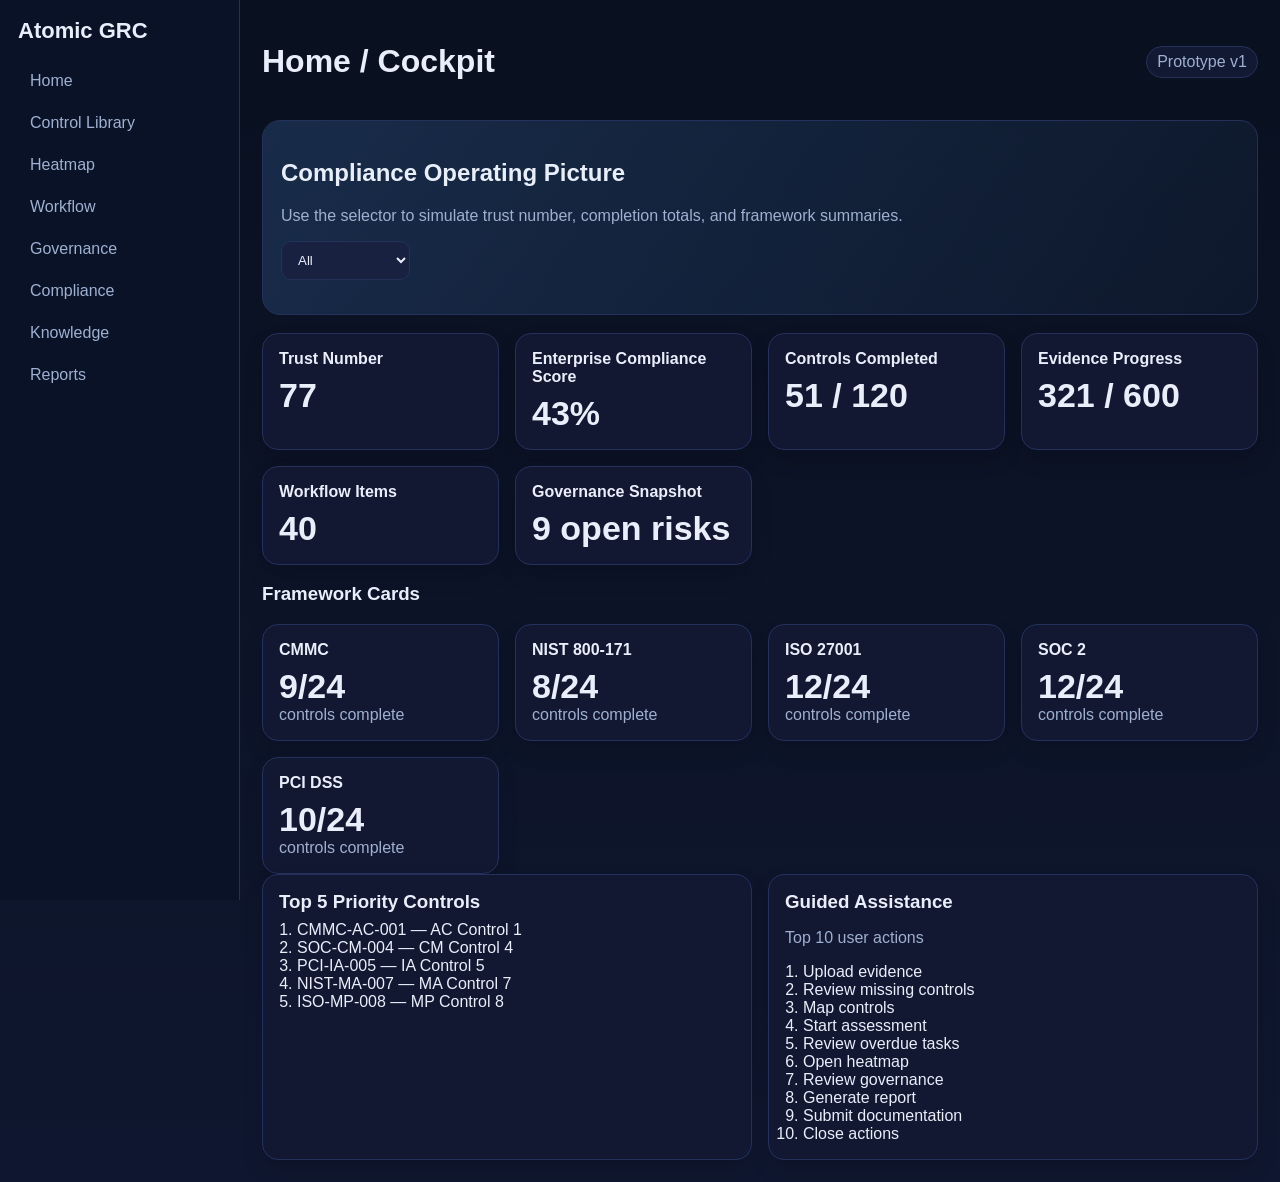
<file: public/index.html>
<!doctype html><html><head><title>Atomic GRC Home</title><meta charset="UTF-8"><meta name="viewport" content="width=device-width, initial-scale=1.0"><link rel="stylesheet" href="css/styles.css"><script src="js/app.js"></script><script src="js/dashboard.js"></script></head><body><div class="layout"><div class="sidebar"><div class="brand">Atomic GRC</div><div class="nav">
<a href="index.html">Home</a>
<a href="controls.html">Control Library</a>
<a href="heatmap.html">Heatmap</a>
<a href="workflow.html">Workflow</a>
<a href="governance.html">Governance</a>
<a href="compliance.html">Compliance</a>
<a href="knowledge.html">Knowledge</a>
<a href="reports.html">Reports</a>
</div></div><main class="main"><div class="topbar"><h1>Home / Cockpit</h1><span class="badge">Prototype v1</span></div><div class="hero"><h2>Compliance Operating Picture</h2><p class="muted">Use the selector to simulate trust number, completion totals, and framework summaries.</p><div class="toolbar"><select id="frameworkSelect"></select></div></div><div class="grid"><div class="card"><h4>Trust Number</h4><div class="metric" id="trustNumber">0</div></div><div class="card"><h4>Enterprise Compliance Score</h4><div class="metric" id="score">0%</div></div><div class="card"><h4>Controls Completed</h4><div class="metric" id="controlCount">0/0</div></div><div class="card"><h4>Evidence Progress</h4><div class="metric" id="evidenceCount">0/0</div></div><div class="card"><h4>Workflow Items</h4><div class="metric" id="workflowCount">0</div></div><div class="card"><h4>Governance Snapshot</h4><div class="metric" id="governanceMetric">0</div></div></div><h3>Framework Cards</h3><div class="grid" id="frameworkCards"></div><div class="row"><div class="card"><h3>Top 5 Priority Controls</h3><ol id="topFive" class="list"></ol></div><div class="card"><h3>Guided Assistance</h3><p class="muted">Top 10 user actions</p><ol class="list"><li>Upload evidence</li><li>Review missing controls</li><li>Map controls</li><li>Start assessment</li><li>Review overdue tasks</li><li>Open heatmap</li><li>Review governance</li><li>Generate report</li><li>Submit documentation</li><li>Close actions</li></ol></div></div></main></div></body></html>
</file>
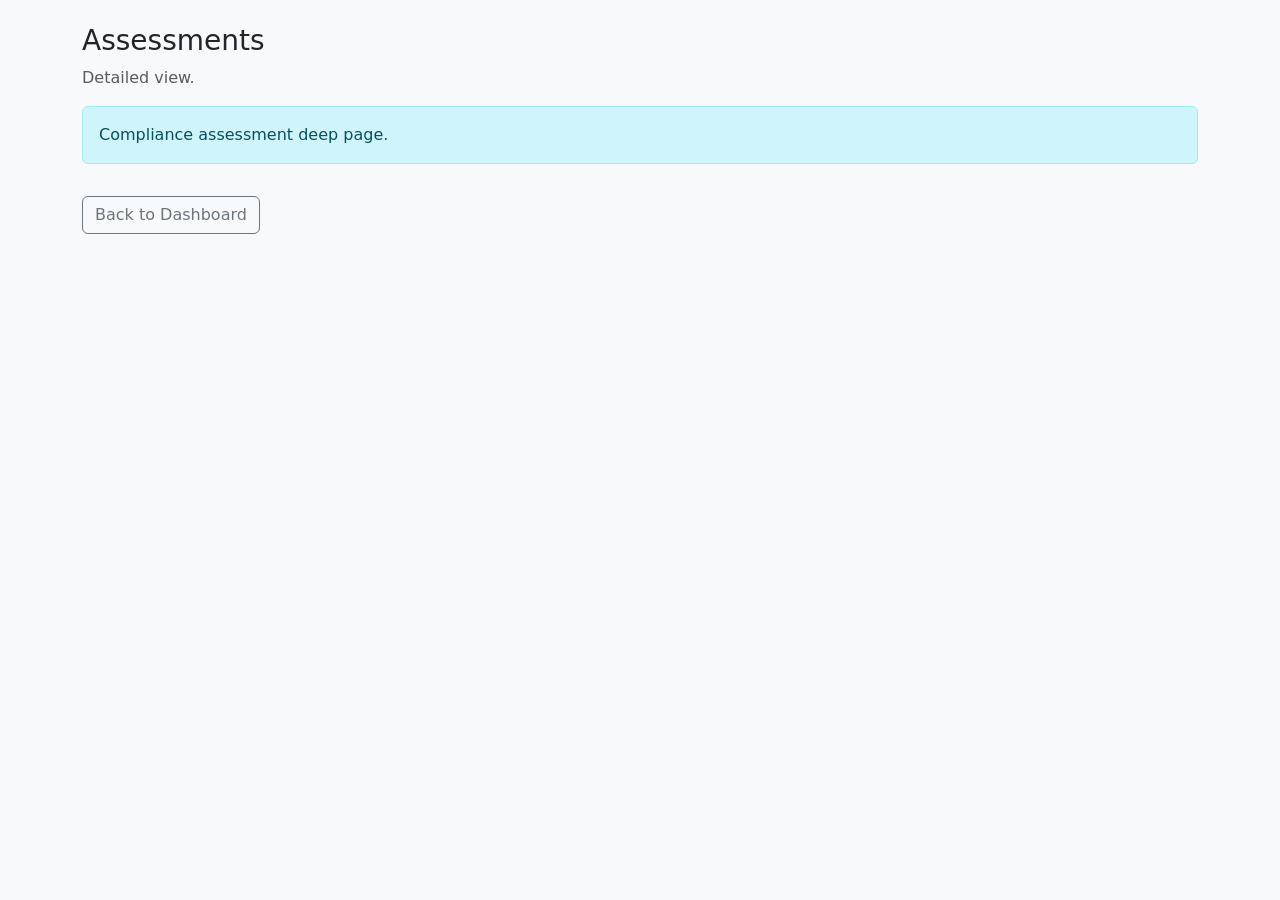
<file: assessments.html>
<!doctype html>
<html lang="en">
<head>
<meta charset="utf-8">
<meta name="viewport" content="width=device-width, initial-scale=1">
<title>Assessments</title>
<link href="https://cdn.jsdelivr.net/npm/bootstrap@5.3.3/dist/css/bootstrap.min.css" rel="stylesheet">
<link rel="stylesheet" href="assets/css/app.css">
</head>
<body class="bg-light">
<div class="container mt-4">
<h3>Assessments</h3>
<p class="text-muted">Detailed view.</p>
<div class='alert alert-info'>Compliance assessment deep page.</div>
<a href="index.html" class="btn btn-outline-secondary mt-3">Back to Dashboard</a>
</div>
</body>
</html>
</file>
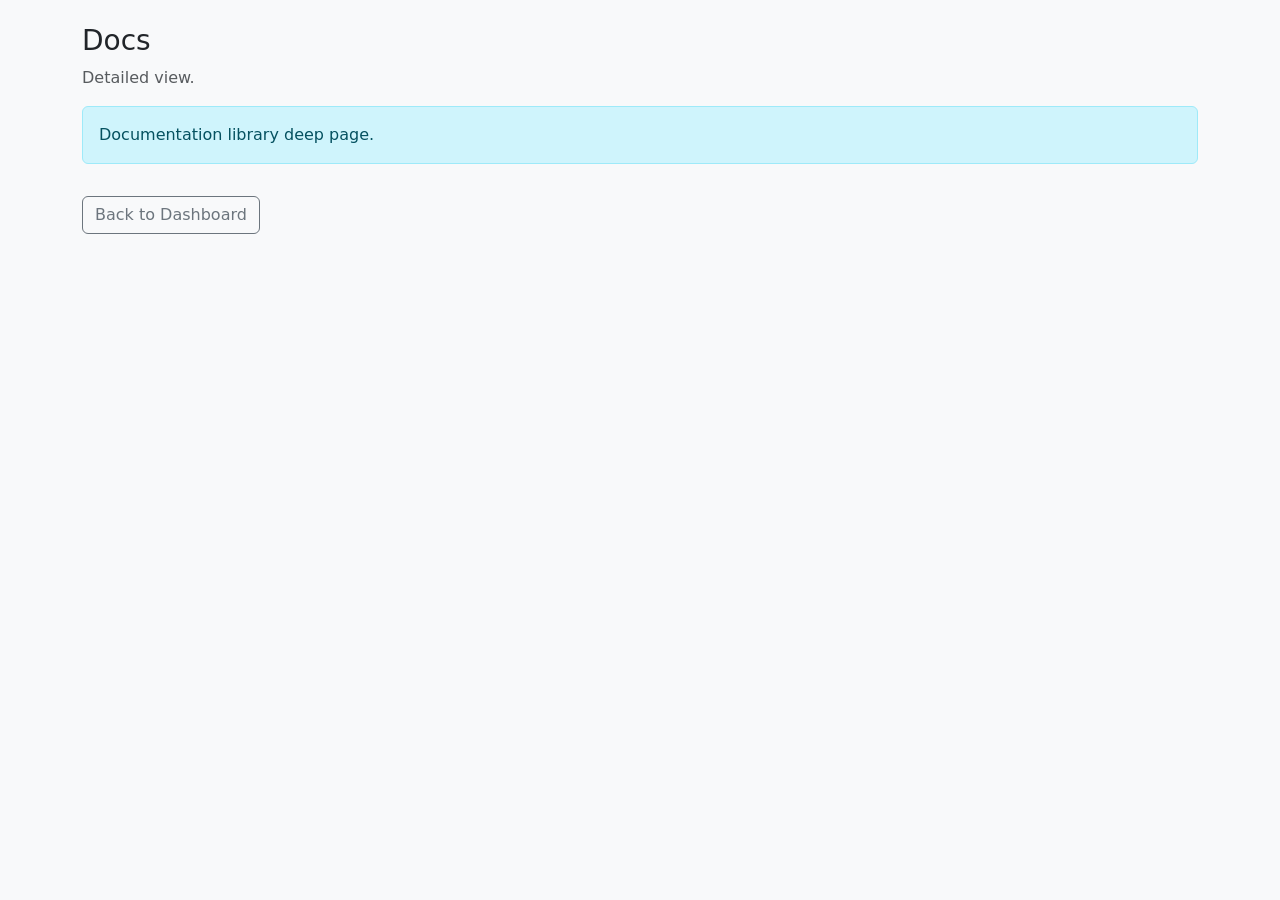
<file: docs.html>
<!doctype html>
<html lang="en">
<head>
<meta charset="utf-8">
<meta name="viewport" content="width=device-width, initial-scale=1">
<title>Docs</title>
<link href="https://cdn.jsdelivr.net/npm/bootstrap@5.3.3/dist/css/bootstrap.min.css" rel="stylesheet">
<link rel="stylesheet" href="assets/css/app.css">
</head>
<body class="bg-light">
<div class="container mt-4">
<h3>Docs</h3>
<p class="text-muted">Detailed view.</p>
<div class='alert alert-info'>Documentation library deep page.</div>
<a href="index.html" class="btn btn-outline-secondary mt-3">Back to Dashboard</a>
</div>
</body>
</html>
</file>
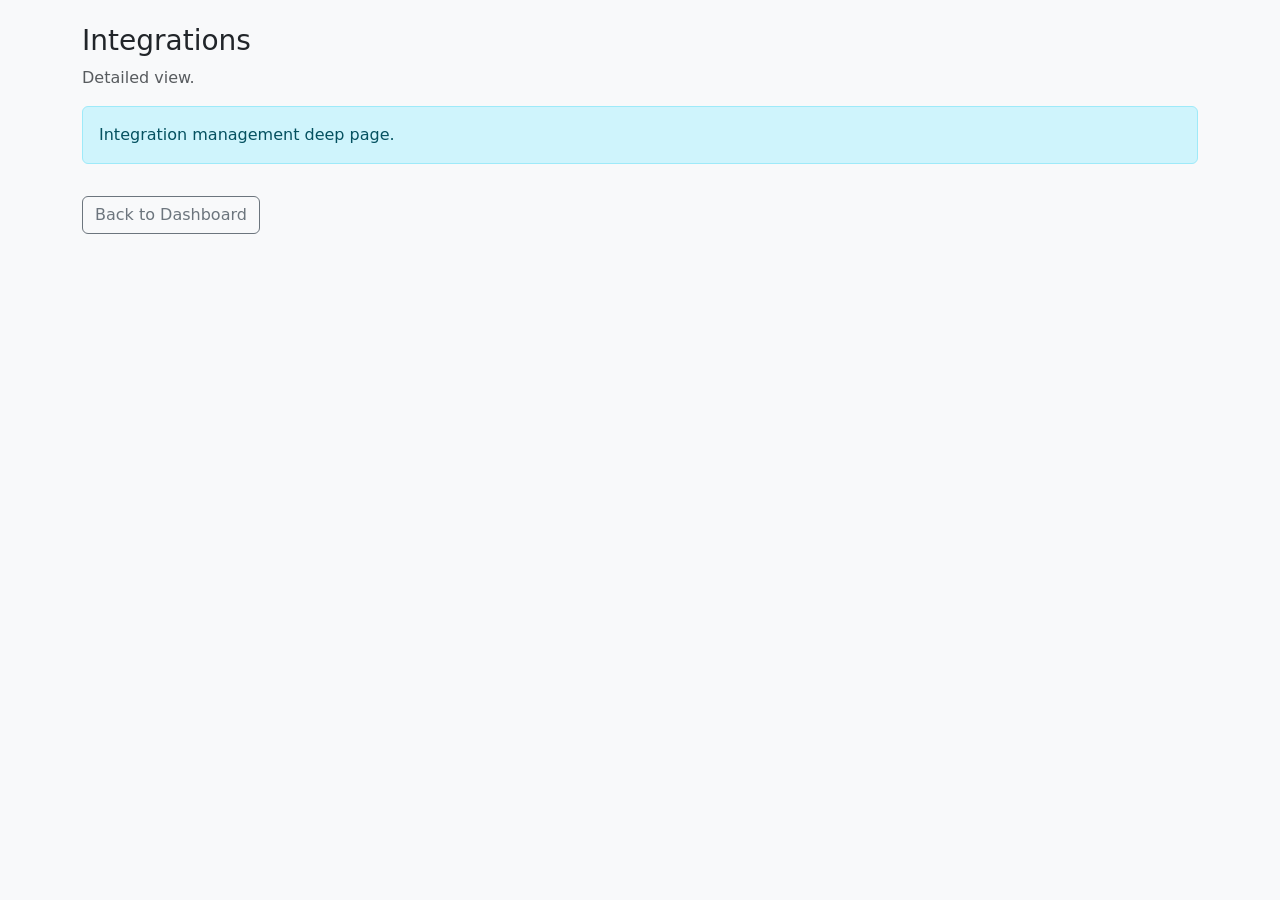
<file: integrations.html>
<!doctype html>
<html lang="en">
<head>
<meta charset="utf-8">
<meta name="viewport" content="width=device-width, initial-scale=1">
<title>Integrations</title>
<link href="https://cdn.jsdelivr.net/npm/bootstrap@5.3.3/dist/css/bootstrap.min.css" rel="stylesheet">
<link rel="stylesheet" href="assets/css/app.css">
</head>
<body class="bg-light">
<div class="container mt-4">
<h3>Integrations</h3>
<p class="text-muted">Detailed view.</p>
<div class='alert alert-info'>Integration management deep page.</div>
<a href="index.html" class="btn btn-outline-secondary mt-3">Back to Dashboard</a>
</div>
</body>
</html>
</file>
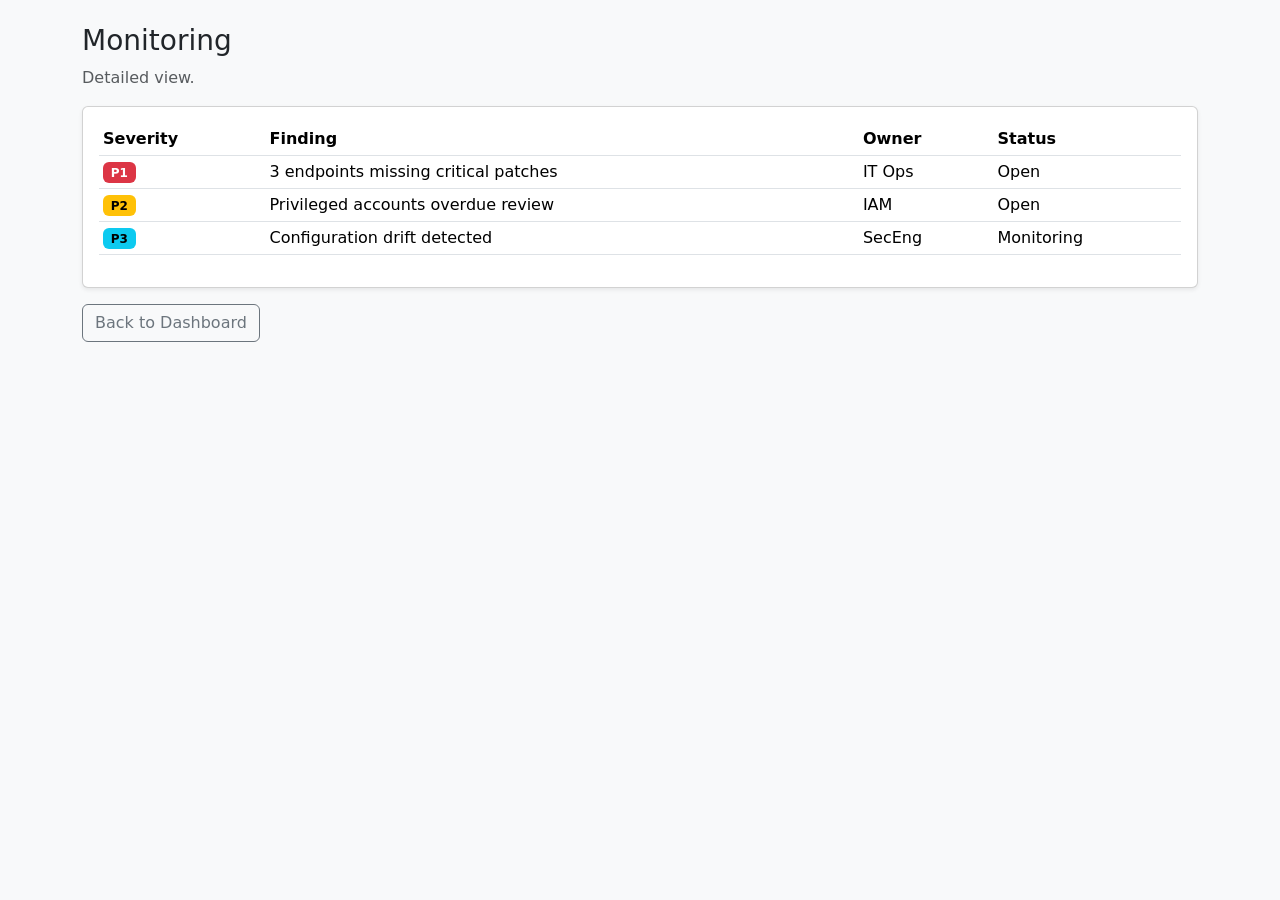
<file: monitoring.html>
<!doctype html>
<html lang="en">
<head>
<meta charset="utf-8">
<meta name="viewport" content="width=device-width, initial-scale=1">
<title>Monitoring</title>
<link href="https://cdn.jsdelivr.net/npm/bootstrap@5.3.3/dist/css/bootstrap.min.css" rel="stylesheet">
<link rel="stylesheet" href="assets/css/app.css">
</head>
<body class="bg-light">
<div class="container mt-4">
<h3>Monitoring</h3>
<p class="text-muted">Detailed view.</p>

<div class="card shadow-sm"><div class="card-body">
<table class="table table-sm">
<thead><tr><th>Severity</th><th>Finding</th><th>Owner</th><th>Status</th></tr></thead>
<tbody>
<tr><td><span class="badge text-bg-danger">P1</span></td><td>3 endpoints missing critical patches</td><td>IT Ops</td><td>Open</td></tr>
<tr><td><span class="badge text-bg-warning">P2</span></td><td>Privileged accounts overdue review</td><td>IAM</td><td>Open</td></tr>
<tr><td><span class="badge text-bg-info">P3</span></td><td>Configuration drift detected</td><td>SecEng</td><td>Monitoring</td></tr>
</tbody>
</table>
</div></div>

<a href="index.html" class="btn btn-outline-secondary mt-3">Back to Dashboard</a>
</div>
</body>
</html>
</file>
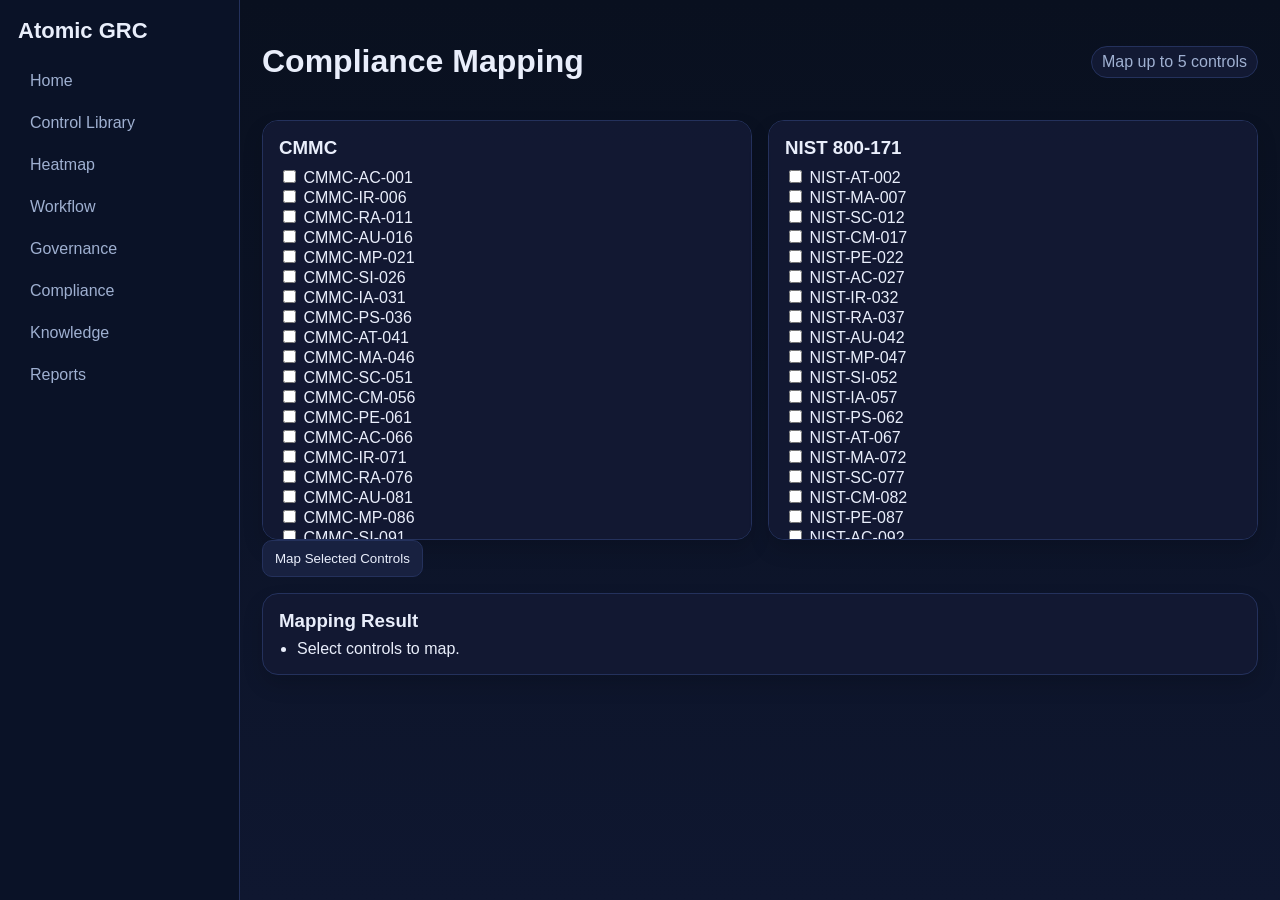
<file: public/compliance.html>
<!doctype html><html><head><title>Compliance Mapping</title><meta charset="UTF-8"><meta name="viewport" content="width=device-width, initial-scale=1.0"><link rel="stylesheet" href="css/styles.css"><script src="js/app.js"></script><script src="js/compliance.js"></script></head><body><div class="layout"><div class="sidebar"><div class="brand">Atomic GRC</div><div class="nav">
<a href="index.html">Home</a>
<a href="controls.html">Control Library</a>
<a href="heatmap.html">Heatmap</a>
<a href="workflow.html">Workflow</a>
<a href="governance.html">Governance</a>
<a href="compliance.html">Compliance</a>
<a href="knowledge.html">Knowledge</a>
<a href="reports.html">Reports</a>
</div></div><main class="main"><div class="topbar"><h1>Compliance Mapping</h1><span class="badge">Map up to 5 controls</span></div><div class="split"><div class="card mapping-list"><h3>CMMC</h3><div id="leftList"></div></div><div class="card mapping-list"><h3>NIST 800-171</h3><div id="rightList"></div></div></div><div class="toolbar"><button id="mapBtn">Map Selected Controls</button></div><div class="card"><h3>Mapping Result</h3><ul id="mapResult" class="list"><li>Select controls to map.</li></ul></div></main></div></body></html>
</file>
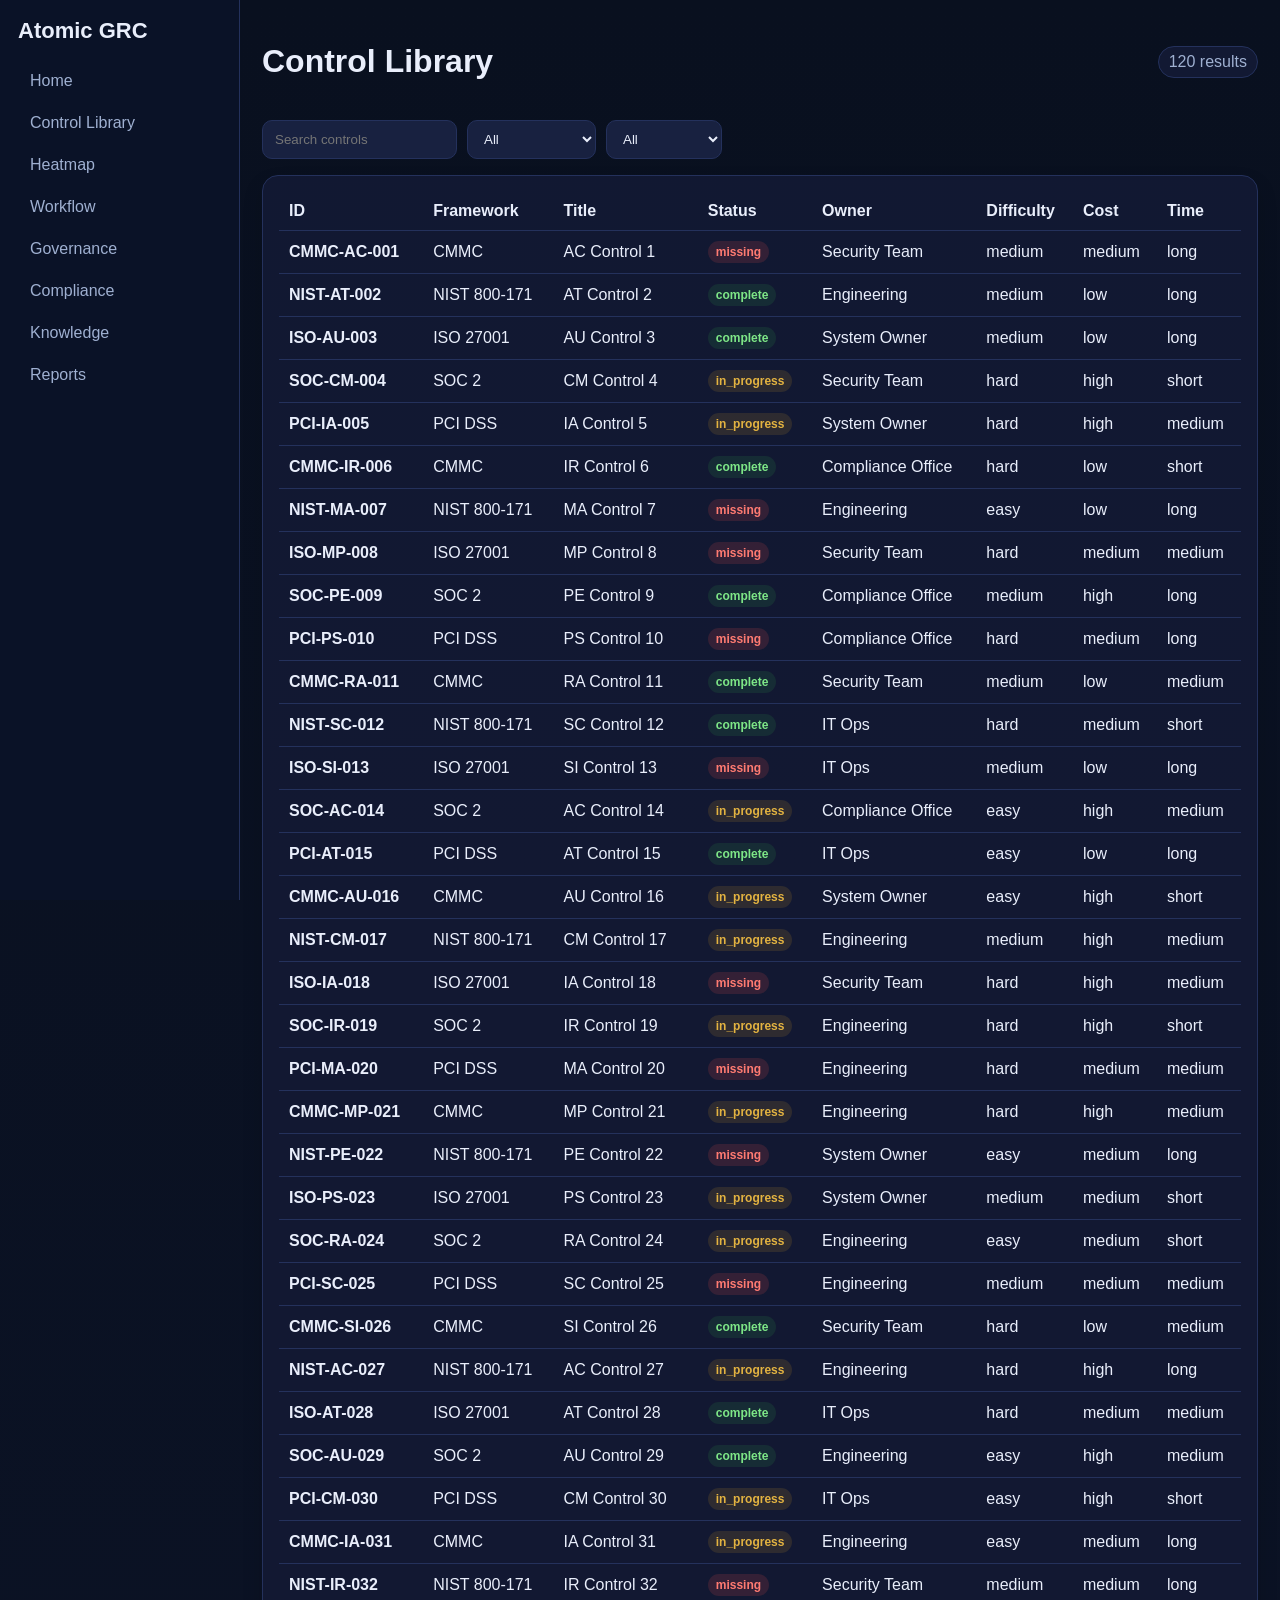
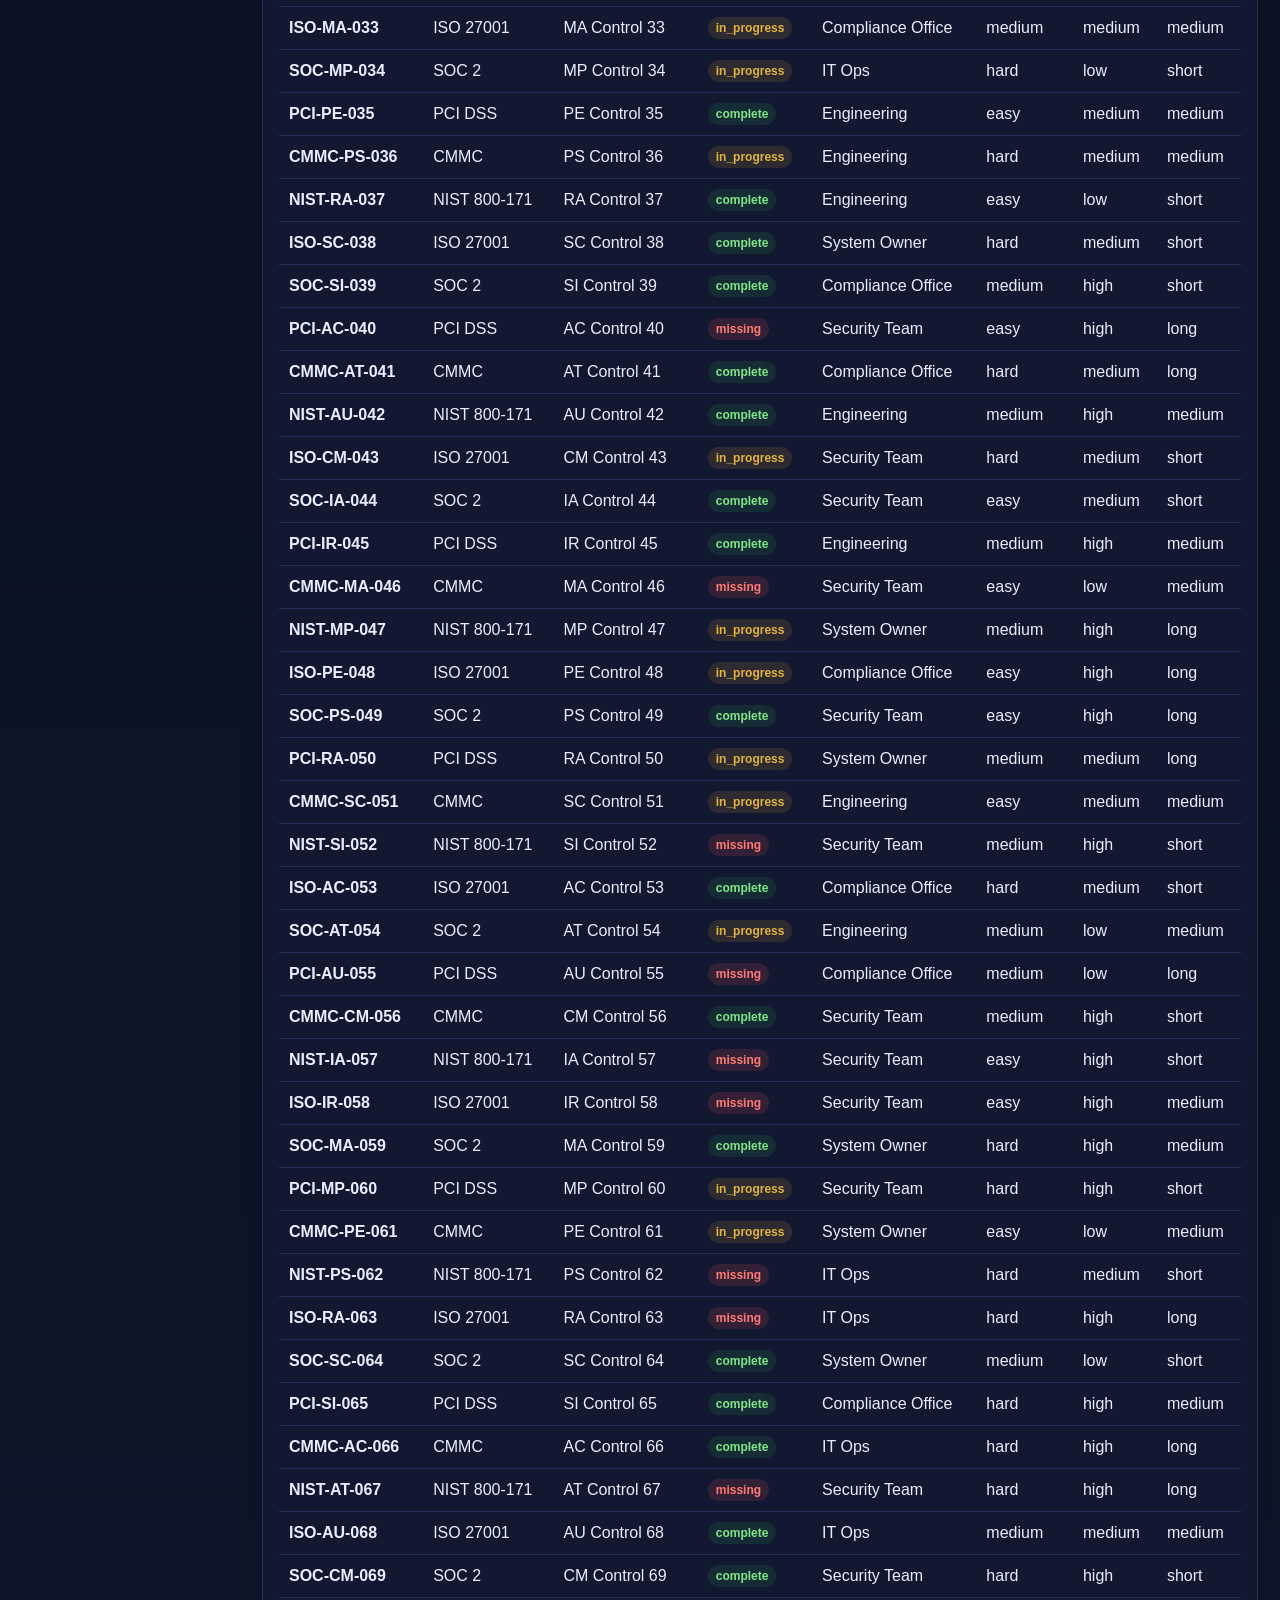
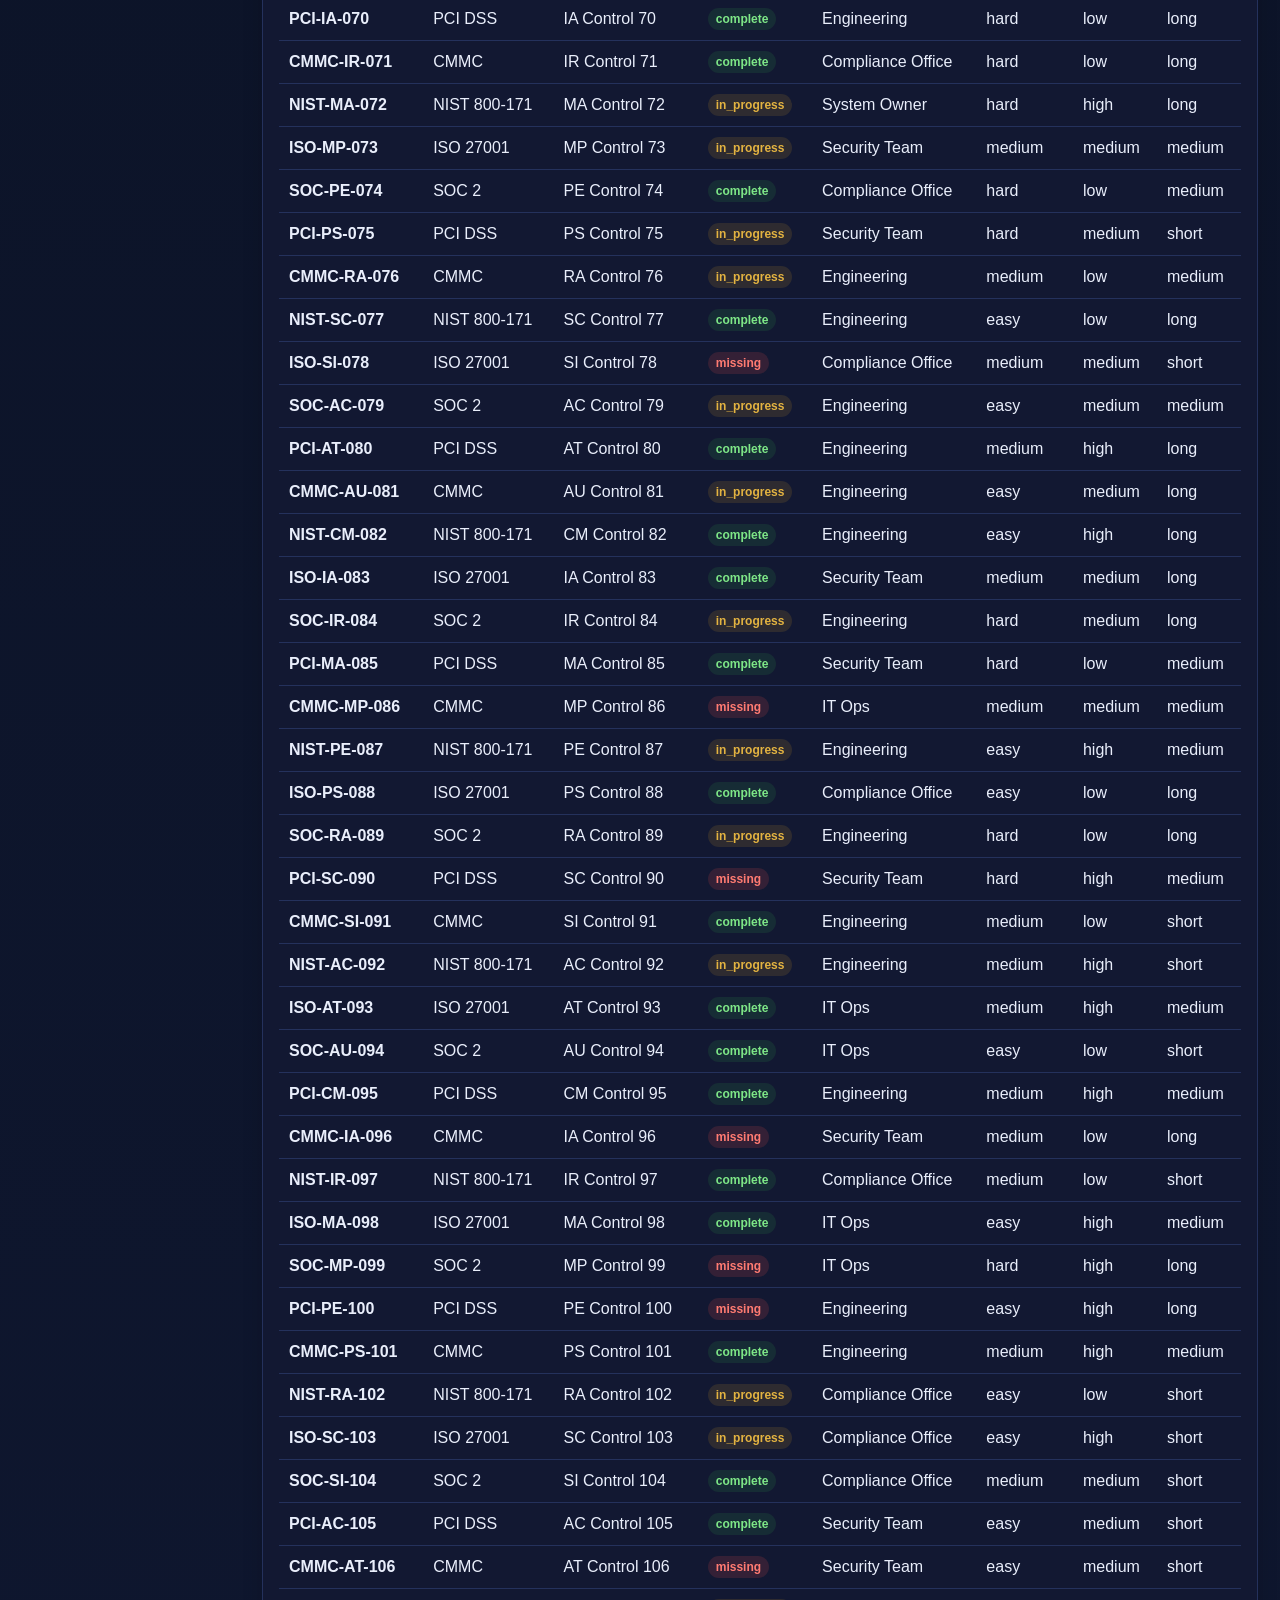
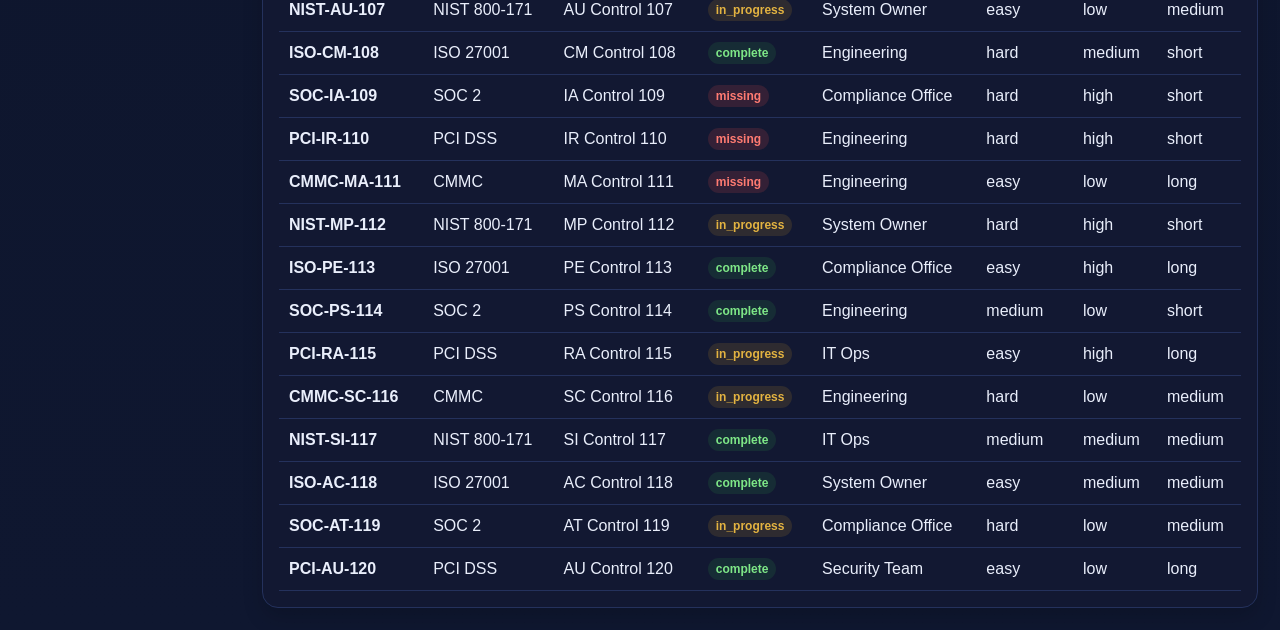
<file: public/controls.html>
<!doctype html><html><head><title>Control Library</title><meta charset="UTF-8"><meta name="viewport" content="width=device-width, initial-scale=1.0"><link rel="stylesheet" href="css/styles.css"><script src="js/app.js"></script><script src="js/controls.js"></script></head><body><div class="layout"><div class="sidebar"><div class="brand">Atomic GRC</div><div class="nav">
<a href="index.html">Home</a>
<a href="controls.html">Control Library</a>
<a href="heatmap.html">Heatmap</a>
<a href="workflow.html">Workflow</a>
<a href="governance.html">Governance</a>
<a href="compliance.html">Compliance</a>
<a href="knowledge.html">Knowledge</a>
<a href="reports.html">Reports</a>
</div></div><main class="main"><div class="topbar"><h1>Control Library</h1><span class="badge"><span id="count">0</span> results</span></div><div class="toolbar"><input id="search" placeholder="Search controls"><select id="fw"></select><select id="st"><option>All</option><option value="complete">complete</option><option value="in_progress">in_progress</option><option value="missing">missing</option></select></div><div class="card"><table class="table"><thead><tr><th>ID</th><th>Framework</th><th>Title</th><th>Status</th><th>Owner</th><th>Difficulty</th><th>Cost</th><th>Time</th></tr></thead><tbody id="controlsBody"></tbody></table></div></main></div></body></html>
</file>
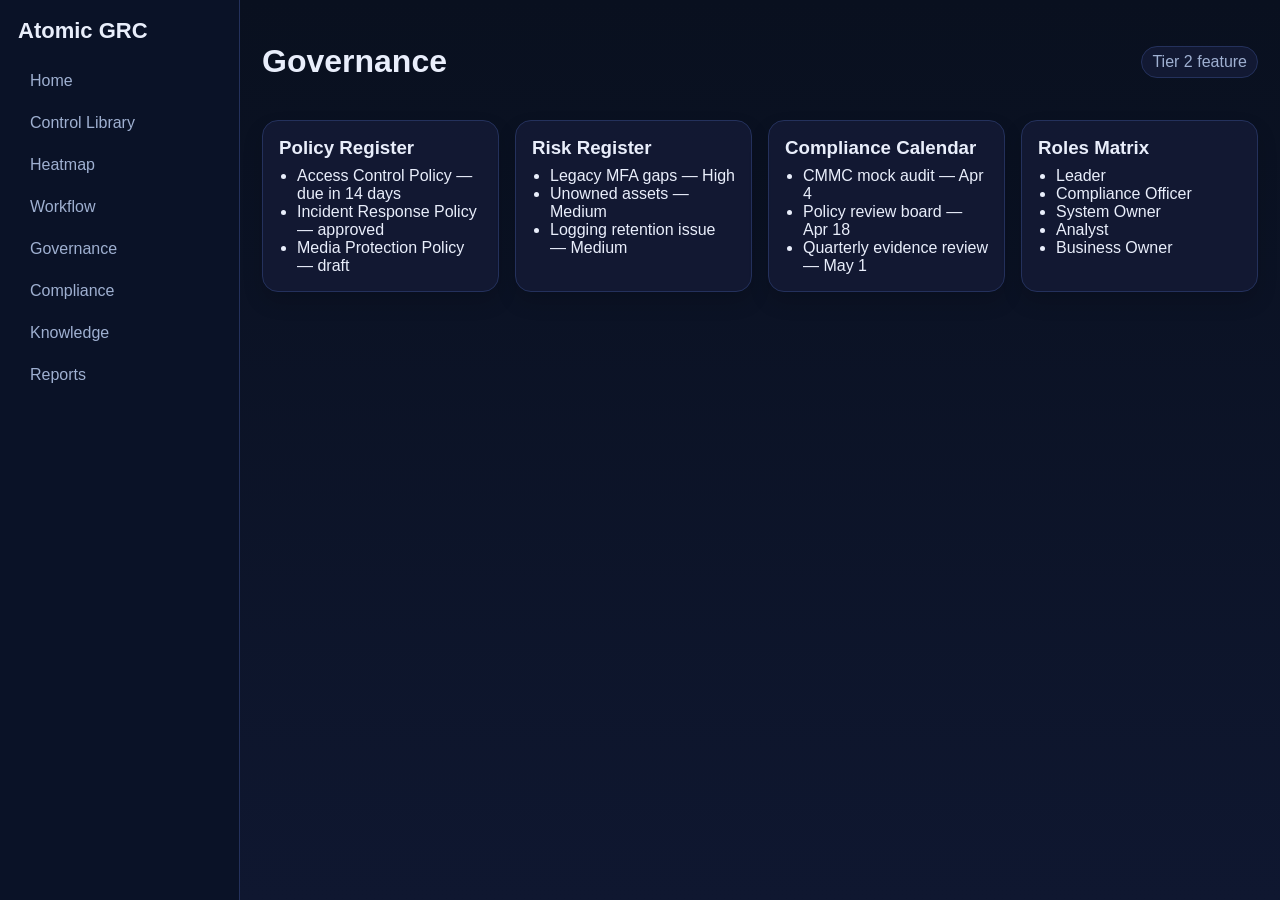
<file: public/governance.html>
<!doctype html><html><head><title>Governance</title><meta charset="UTF-8"><meta name="viewport" content="width=device-width, initial-scale=1.0"><link rel="stylesheet" href="css/styles.css"><script src="js/app.js"></script></head><body><div class="layout"><div class="sidebar"><div class="brand">Atomic GRC</div><div class="nav">
<a href="index.html">Home</a>
<a href="controls.html">Control Library</a>
<a href="heatmap.html">Heatmap</a>
<a href="workflow.html">Workflow</a>
<a href="governance.html">Governance</a>
<a href="compliance.html">Compliance</a>
<a href="knowledge.html">Knowledge</a>
<a href="reports.html">Reports</a>
</div></div><main class="main"><div class="topbar"><h1>Governance</h1><span class="badge">Tier 2 feature</span></div><div class="grid"><div class="card"><h3>Policy Register</h3><ul class="list"><li>Access Control Policy — due in 14 days</li><li>Incident Response Policy — approved</li><li>Media Protection Policy — draft</li></ul></div><div class="card"><h3>Risk Register</h3><ul class="list"><li>Legacy MFA gaps — High</li><li>Unowned assets — Medium</li><li>Logging retention issue — Medium</li></ul></div><div class="card"><h3>Compliance Calendar</h3><ul class="list"><li>CMMC mock audit — Apr 4</li><li>Policy review board — Apr 18</li><li>Quarterly evidence review — May 1</li></ul></div><div class="card"><h3>Roles Matrix</h3><ul class="list"><li>Leader</li><li>Compliance Officer</li><li>System Owner</li><li>Analyst</li><li>Business Owner</li></ul></div></div></main></div></body></html>
</file>
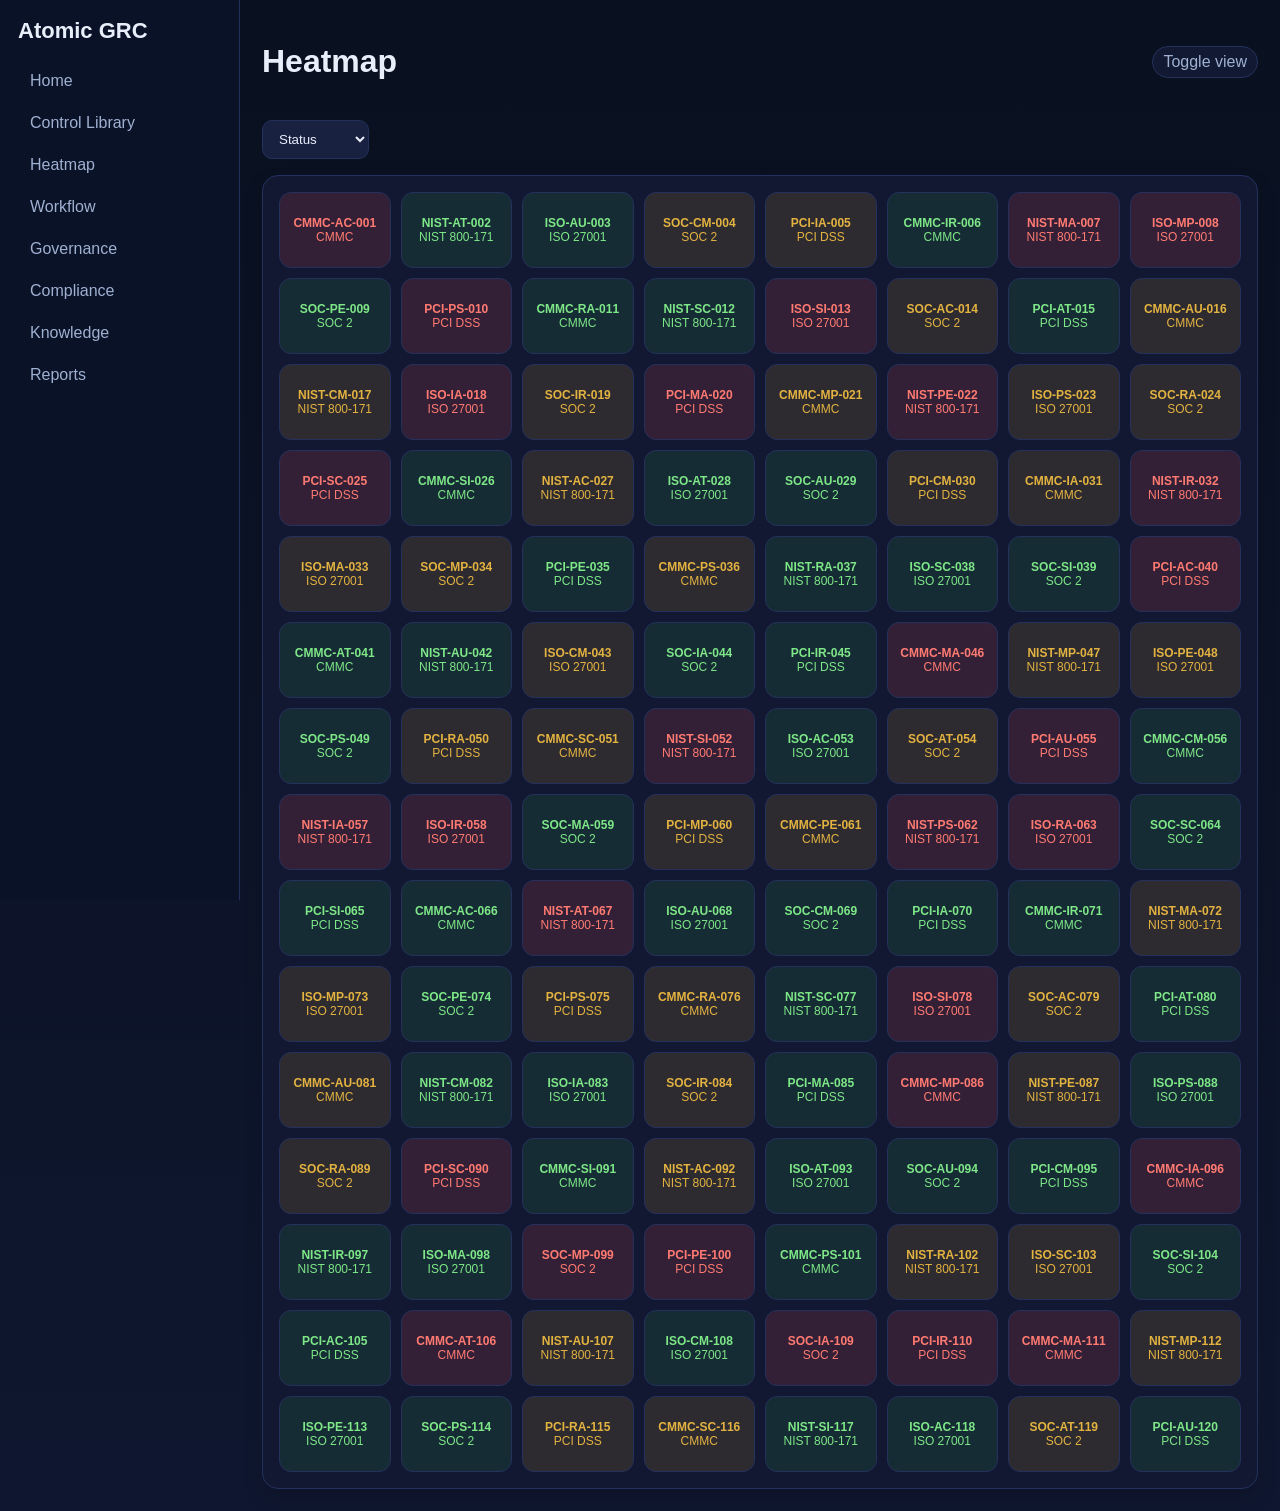
<file: public/heatmap.html>
<!doctype html><html><head><title>Heatmap</title><meta charset="UTF-8"><meta name="viewport" content="width=device-width, initial-scale=1.0"><link rel="stylesheet" href="css/styles.css"><script src="js/app.js"></script><script src="js/heatmap.js"></script></head><body><div class="layout"><div class="sidebar"><div class="brand">Atomic GRC</div><div class="nav">
<a href="index.html">Home</a>
<a href="controls.html">Control Library</a>
<a href="heatmap.html">Heatmap</a>
<a href="workflow.html">Workflow</a>
<a href="governance.html">Governance</a>
<a href="compliance.html">Compliance</a>
<a href="knowledge.html">Knowledge</a>
<a href="reports.html">Reports</a>
</div></div><main class="main"><div class="topbar"><h1>Heatmap</h1><span class="badge">Toggle view</span></div><div class="toolbar"><select id="mode"><option value="status">Status</option><option value="difficulty">Difficulty</option><option value="cost">Cost</option><option value="personnel">Personnel</option><option value="time">Time</option></select></div><div class="card"><div class="heatmap" id="heatGrid"></div></div></main></div></body></html>
</file>
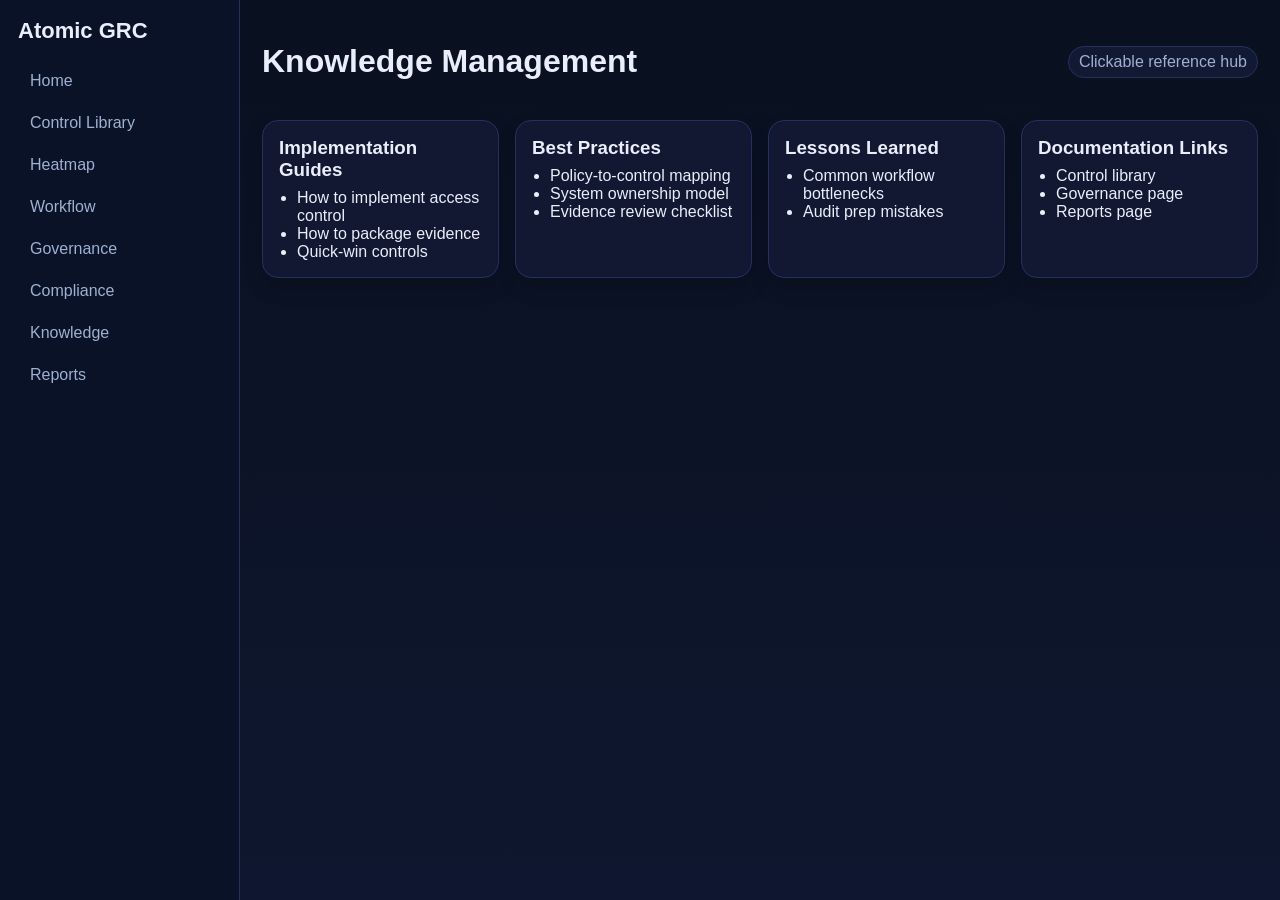
<file: public/knowledge.html>
<!doctype html><html><head><title>Knowledge Management</title><meta charset="UTF-8"><meta name="viewport" content="width=device-width, initial-scale=1.0"><link rel="stylesheet" href="css/styles.css"><script src="js/app.js"></script></head><body><div class="layout"><div class="sidebar"><div class="brand">Atomic GRC</div><div class="nav">
<a href="index.html">Home</a>
<a href="controls.html">Control Library</a>
<a href="heatmap.html">Heatmap</a>
<a href="workflow.html">Workflow</a>
<a href="governance.html">Governance</a>
<a href="compliance.html">Compliance</a>
<a href="knowledge.html">Knowledge</a>
<a href="reports.html">Reports</a>
</div></div><main class="main"><div class="topbar"><h1>Knowledge Management</h1><span class="badge">Clickable reference hub</span></div><div class="grid"><div class="card"><h3>Implementation Guides</h3><ul class="list"><li><a href="#">How to implement access control</a></li><li><a href="#">How to package evidence</a></li><li><a href="#">Quick-win controls</a></li></ul></div><div class="card"><h3>Best Practices</h3><ul class="list"><li><a href="#">Policy-to-control mapping</a></li><li><a href="#">System ownership model</a></li><li><a href="#">Evidence review checklist</a></li></ul></div><div class="card"><h3>Lessons Learned</h3><ul class="list"><li><a href="#">Common workflow bottlenecks</a></li><li><a href="#">Audit prep mistakes</a></li></ul></div><div class="card"><h3>Documentation Links</h3><ul class="list"><li><a href="controls.html">Control library</a></li><li><a href="governance.html">Governance page</a></li><li><a href="reports.html">Reports page</a></li></ul></div></div></main></div></body></html>
</file>
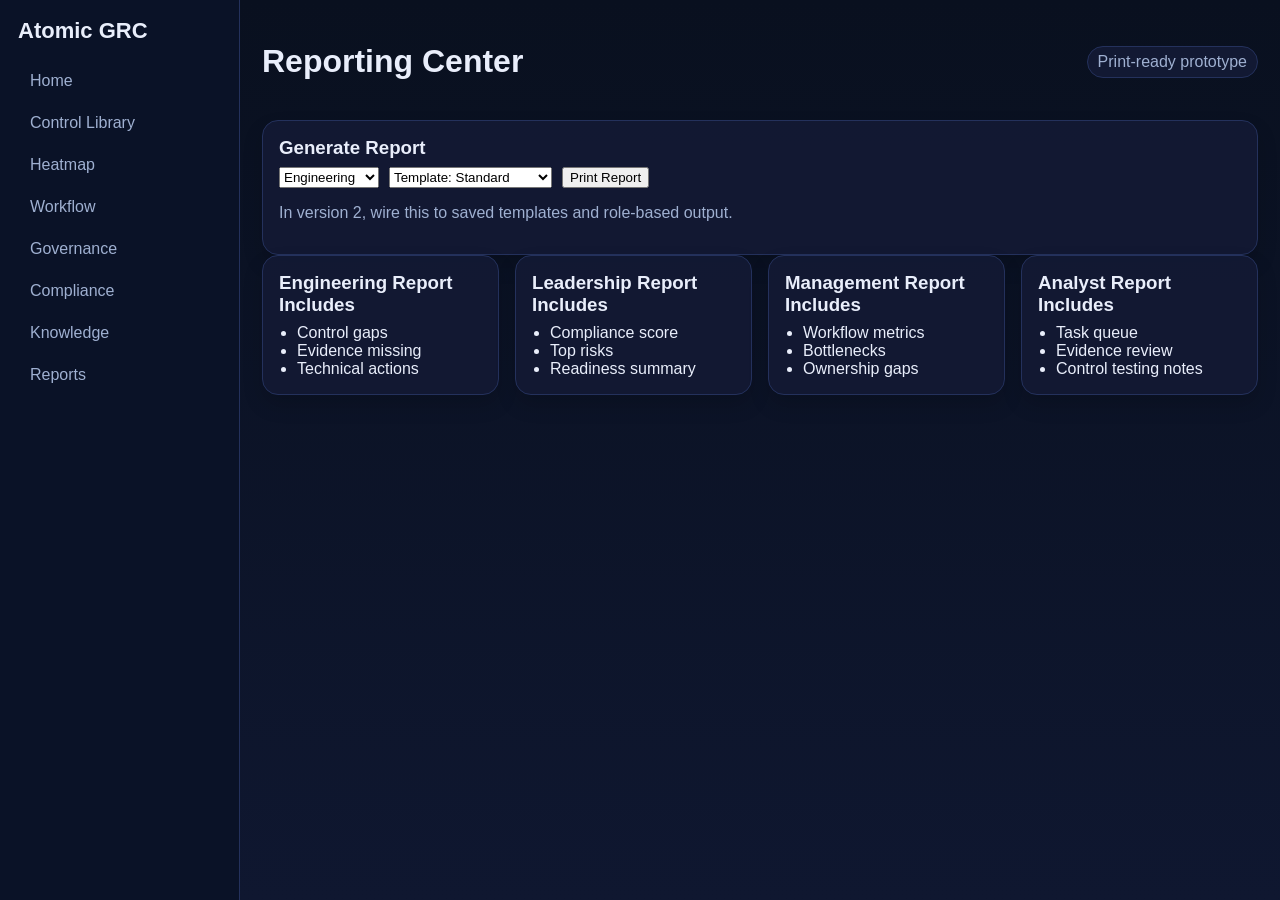
<file: public/reports.html>
<!doctype html><html><head><title>Reports</title><meta charset="UTF-8"><meta name="viewport" content="width=device-width, initial-scale=1.0"><link rel="stylesheet" href="css/styles.css"><script src="js/app.js"></script></head><body><div class="layout"><div class="sidebar"><div class="brand">Atomic GRC</div><div class="nav">
<a href="index.html">Home</a>
<a href="controls.html">Control Library</a>
<a href="heatmap.html">Heatmap</a>
<a href="workflow.html">Workflow</a>
<a href="governance.html">Governance</a>
<a href="compliance.html">Compliance</a>
<a href="knowledge.html">Knowledge</a>
<a href="reports.html">Reports</a>
</div></div><main class="main"><div class="topbar"><h1>Reporting Center</h1><span class="badge">Print-ready prototype</span></div><div class="card"><h3>Generate Report</h3><div class="print-panel"><select><option>Engineering</option><option>Leadership</option><option>Management</option><option>Analyst</option></select><select><option>Template: Standard</option><option>Template: Meeting Brief</option><option>Template: Audit Pack</option><option>Template: Custom</option></select><button onclick="window.print()">Print Report</button></div><p class="muted">In version 2, wire this to saved templates and role-based output.</p></div><div class="grid"><div class="card"><h3>Engineering Report Includes</h3><ul class="list"><li>Control gaps</li><li>Evidence missing</li><li>Technical actions</li></ul></div><div class="card"><h3>Leadership Report Includes</h3><ul class="list"><li>Compliance score</li><li>Top risks</li><li>Readiness summary</li></ul></div><div class="card"><h3>Management Report Includes</h3><ul class="list"><li>Workflow metrics</li><li>Bottlenecks</li><li>Ownership gaps</li></ul></div><div class="card"><h3>Analyst Report Includes</h3><ul class="list"><li>Task queue</li><li>Evidence review</li><li>Control testing notes</li></ul></div></div></main></div></body></html>
</file>
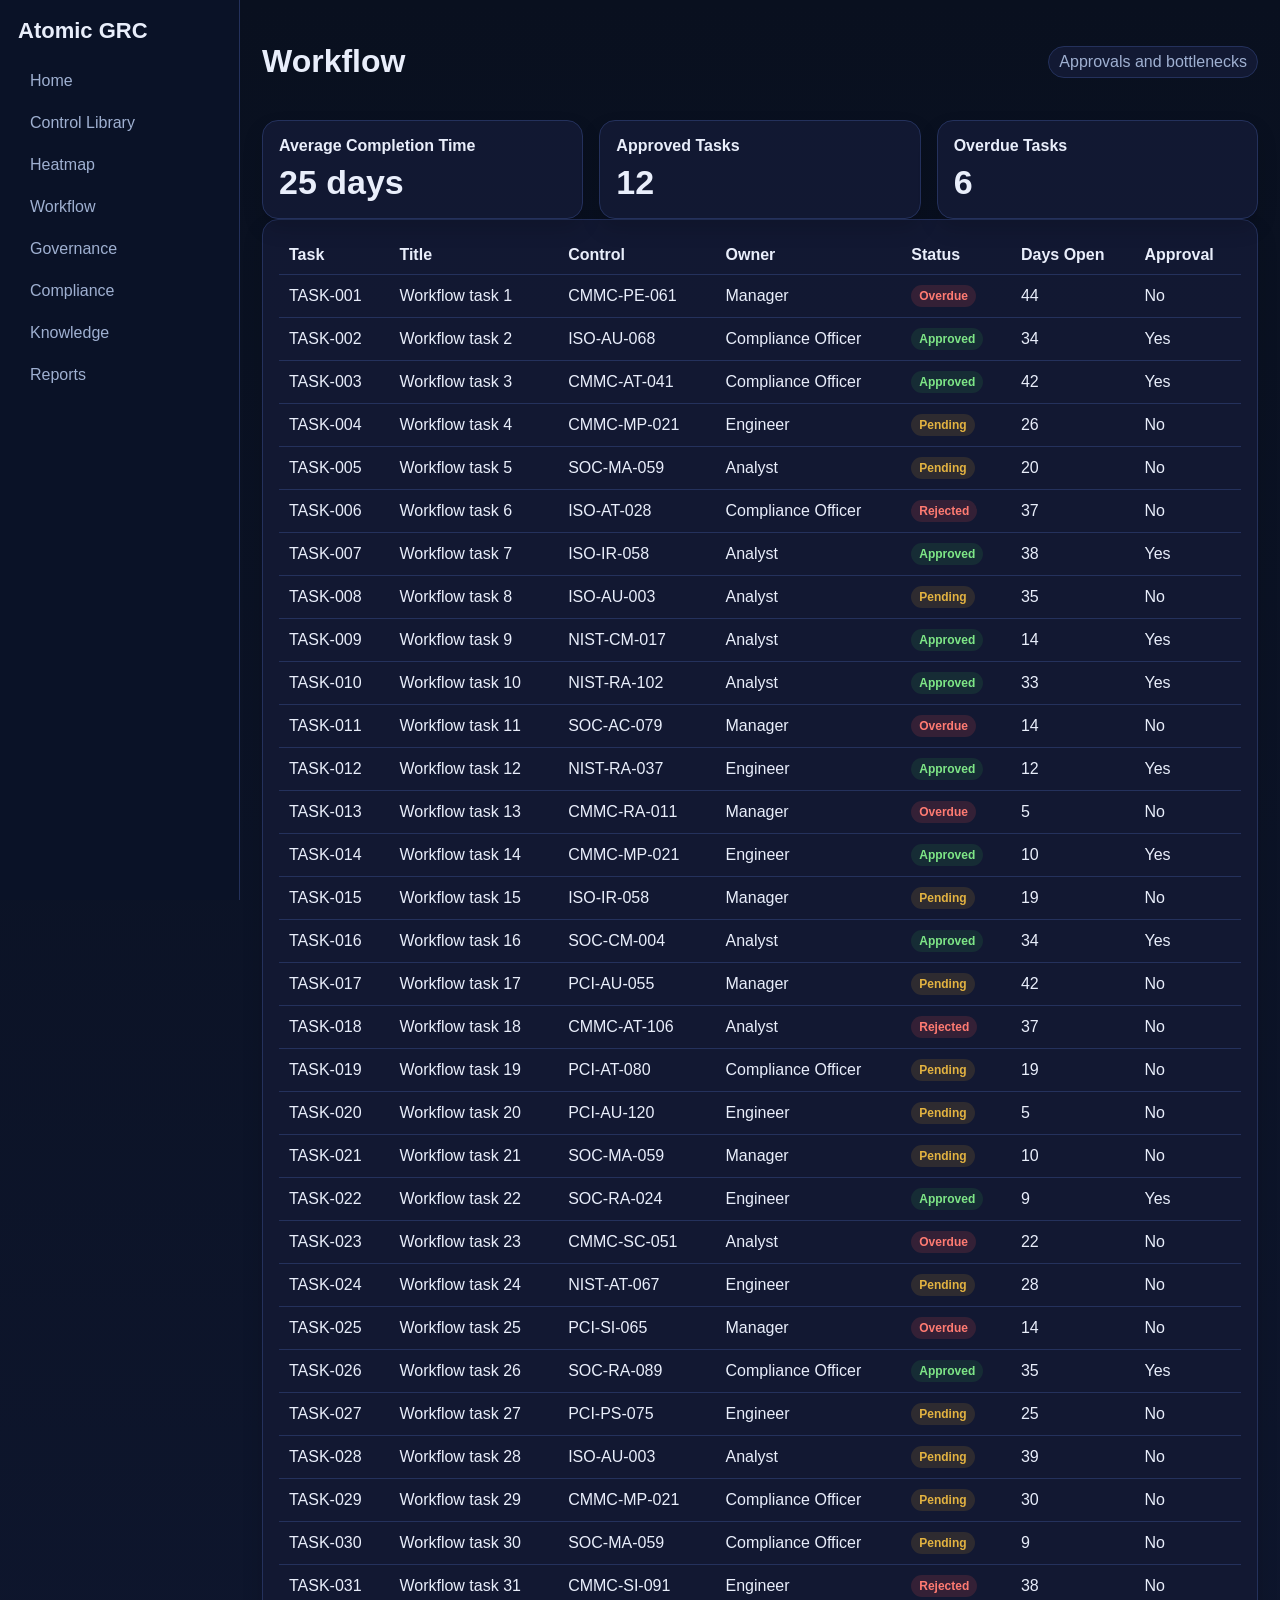
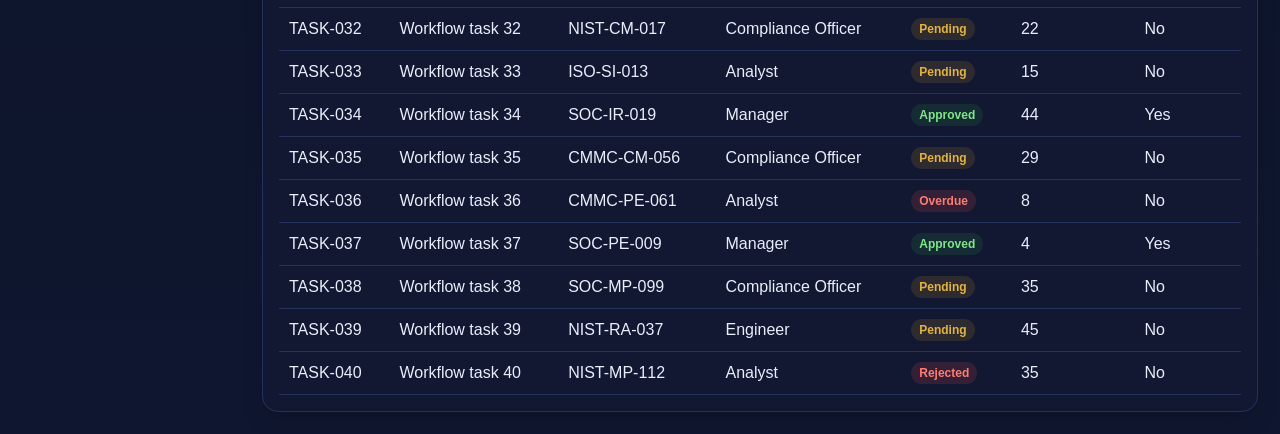
<file: public/workflow.html>
<!doctype html><html><head><title>Workflow</title><meta charset="UTF-8"><meta name="viewport" content="width=device-width, initial-scale=1.0"><link rel="stylesheet" href="css/styles.css"><script src="js/app.js"></script><script src="js/workflow.js"></script></head><body><div class="layout"><div class="sidebar"><div class="brand">Atomic GRC</div><div class="nav">
<a href="index.html">Home</a>
<a href="controls.html">Control Library</a>
<a href="heatmap.html">Heatmap</a>
<a href="workflow.html">Workflow</a>
<a href="governance.html">Governance</a>
<a href="compliance.html">Compliance</a>
<a href="knowledge.html">Knowledge</a>
<a href="reports.html">Reports</a>
</div></div><main class="main"><div class="topbar"><h1>Workflow</h1><span class="badge">Approvals and bottlenecks</span></div><div class="grid"><div class="card"><h4>Average Completion Time</h4><div class="metric" id="avgDays"></div></div><div class="card"><h4>Approved Tasks</h4><div class="metric" id="approvedCount"></div></div><div class="card"><h4>Overdue Tasks</h4><div class="metric" id="overdueCount"></div></div></div><div class="card"><table class="table"><thead><tr><th>Task</th><th>Title</th><th>Control</th><th>Owner</th><th>Status</th><th>Days Open</th><th>Approval</th></tr></thead><tbody id="taskBody"></tbody></table></div></main></div></body></html>
</file>
<file: public/css/styles.css>
:root{--bg:#0b1020;--panel:#121933;--panel2:#182140;--text:#e9eefb;--muted:#9fb0d1;--accent:#58a6ff;--good:#2ea043;--warn:#d29922;--bad:#f85149;--border:#24315c}
*{box-sizing:border-box}body{margin:0;font-family:Arial,sans-serif;background:linear-gradient(180deg,#09101f,#0f1730);color:var(--text)}a{color:var(--text);text-decoration:none}.layout{display:flex;min-height:100vh}.sidebar{width:240px;background:#0a1227;border-right:1px solid var(--border);padding:18px;position:sticky;top:0;height:100vh}.brand{font-size:22px;font-weight:700;margin-bottom:18px}.nav a{display:block;padding:10px 12px;border-radius:10px;color:var(--muted);margin:4px 0}.nav a:hover,.nav a.active{background:var(--panel);color:var(--text)}.main{flex:1;padding:22px}.topbar{display:flex;justify-content:space-between;align-items:center;margin-bottom:18px}.badge{padding:6px 10px;border-radius:999px;background:var(--panel);border:1px solid var(--border);color:var(--muted)}.grid{display:grid;grid-template-columns:repeat(auto-fit,minmax(220px,1fr));gap:16px}.card{background:rgba(18,25,51,.95);border:1px solid var(--border);border-radius:16px;padding:16px;box-shadow:0 10px 20px rgba(0,0,0,.15)}.card h3,.card h4{margin:0 0 8px}.metric{font-size:34px;font-weight:700}.muted{color:var(--muted)}.row{display:flex;gap:16px;flex-wrap:wrap}.row > .card{flex:1 1 320px}.table{width:100%;border-collapse:collapse}.table th,.table td{padding:10px;border-bottom:1px solid var(--border);text-align:left}.pill{display:inline-block;padding:4px 8px;border-radius:999px;font-size:12px;font-weight:700}.complete,.approved,.green{background:rgba(46,160,67,.15);color:#7ee787}.in_progress,.pending,.yellow{background:rgba(210,153,34,.15);color:#e3b341}.missing,.rejected,.overdue,.red{background:rgba(248,81,73,.15);color:#ff7b72}.toolbar{display:flex;gap:10px;flex-wrap:wrap;margin-bottom:16px}.toolbar input,.toolbar select,.toolbar button{background:var(--panel2);border:1px solid var(--border);color:var(--text);padding:10px 12px;border-radius:10px}.toolbar button{cursor:pointer}.heatmap{display:grid;grid-template-columns:repeat(auto-fill,minmax(110px,1fr));gap:10px}.heat{padding:12px;border-radius:12px;border:1px solid var(--border);text-align:center;font-size:12px;min-height:76px;display:flex;flex-direction:column;justify-content:center}.split{display:grid;grid-template-columns:1fr 1fr;gap:16px}.mapping-list{max-height:420px;overflow:auto}.footer-note{margin-top:14px;color:var(--muted);font-size:12px}.hero{padding:18px;border-radius:18px;background:linear-gradient(135deg,rgba(88,166,255,.18),rgba(88,166,255,.04));border:1px solid var(--border);margin-bottom:18px}.progress{height:10px;background:#0b1329;border-radius:999px;overflow:hidden;border:1px solid var(--border)}.progress > div{height:100%;background:var(--accent)}.list{margin:0;padding-left:18px}.print-panel{display:flex;gap:10px;flex-wrap:wrap}@media (max-width:860px){.layout{display:block}.sidebar{width:100%;height:auto;position:relative}.split{grid-template-columns:1fr}}
</file>
<file: assets/css/app.css>
.dot {
  display: inline-block;
  width: 10px;
  height: 10px;
  border-radius: 999px;
  vertical-align: middle;
  margin-right: 4px;
}

.dot-green { background: #198754; }
.dot-yellow { background: #ffc107; }
.dot-red { background: #dc3545; }
</file>
